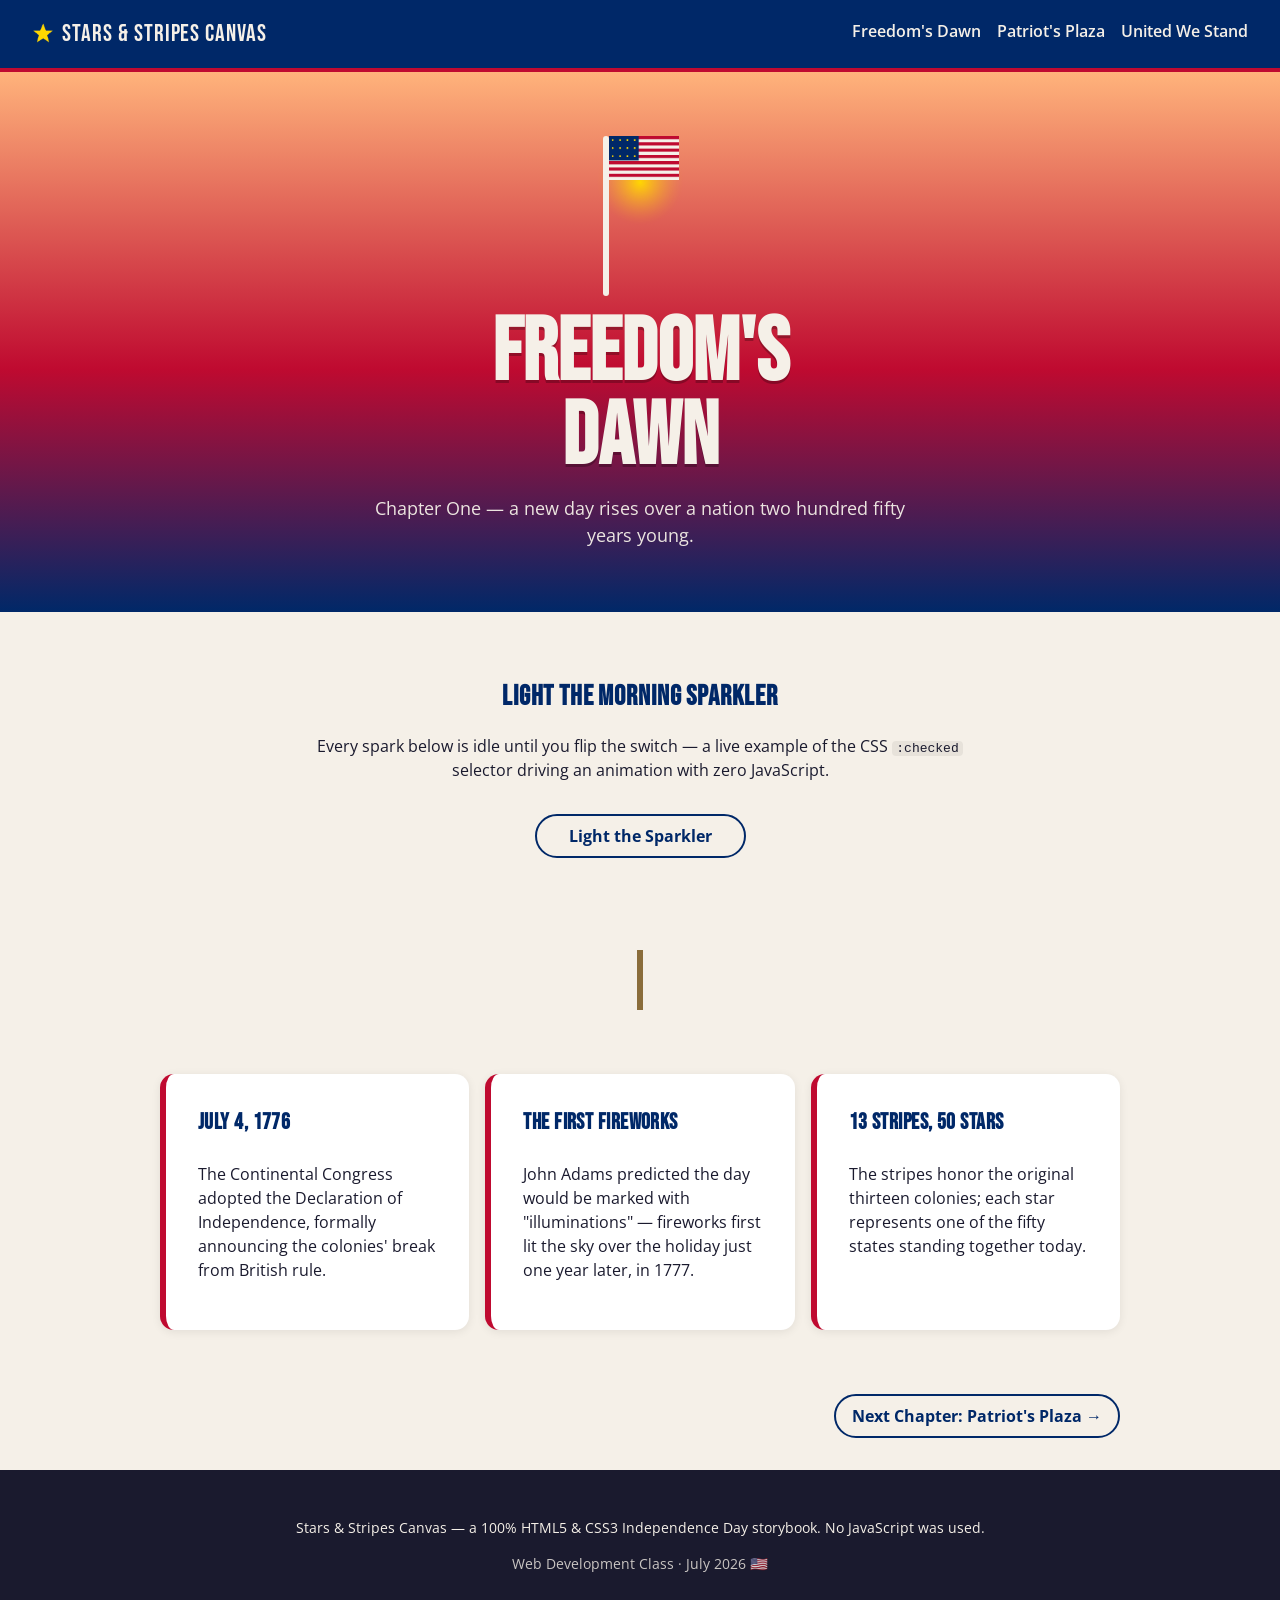
<file: files/index.html>
<!DOCTYPE html>
<html lang="en">
<head>
<meta charset="UTF-8">
<meta name="viewport" content="width=device-width, initial-scale=1.0">
<title>Stars &amp; Stripes Canvas — A 4th of July Storybook</title>
<meta name="description" content="A CSS-only, three-chapter Independence Day storybook: Freedom's Dawn, Patriot's Plaza, and United We Stand.">
<link rel="preconnect" href="https://fonts.googleapis.com">
<link rel="preconnect" href="https://fonts.gstatic.com" crossorigin>
<link href="https://fonts.googleapis.com/css2?family=Bebas+Neue&family=Open+Sans:wght@400;600;700&display=swap" rel="stylesheet">
<link rel="stylesheet" href="stars-and-stripes.css">
</head>
<body>

<!-- Lets keyboard users jump past the nav straight into the story -->
<a class="skip-link" href="#main">Skip to storybook</a>

<header class="site-header">
  <p class="logo"><span class="logo-star" aria-hidden="true"></span>Stars &amp; Stripes Canvas</p>
  <!-- These three links are the only "routes" in the app; :target on the matching <section> below does the page switch -->
  <nav class="site-nav" aria-label="Storybook chapters">
    <a href="#page1">Freedom's Dawn</a>
    <a href="#page2">Patriot's Plaza</a>
    <a href="#page3">United We Stand</a>
  </nav>
</header>

<main id="main" class="storybook">

  <!-- CHAPTER 1 -->
  <section id="page1" class="page" aria-labelledby="page1-title">

    <div class="hero hero--dawn">
      <div class="sky" aria-hidden="true">
        <span class="sun"></span>
      </div>

      <!-- The flagpole/flag is pure CSS: stripes come from repeating-linear-gradient, stars from a radial-gradient grid -->
      <div class="flagpole" aria-hidden="true">
        <div class="pole"></div>
        <div class="flag"></div>
      </div>

      <h1 id="page1-title" class="hero-title">Freedom's<br>Dawn</h1>
      <p class="hero-sub">Chapter One — a new day rises over a nation two hundred fifty years young.</p>
    </div>

    <section class="interactive-block" aria-label="Sparkler demo">
      <h2 class="block-title">Light the Morning Sparkler</h2>
      <p class="block-copy">Every spark below is idle until you flip the switch — a live example of the CSS <code>:checked</code> selector driving an animation with zero JavaScript.</p>

      <!-- Hidden checkbox + label is the classic CSS-only toggle: no JS needed to hold "on/off" state -->
      <input type="checkbox" id="sparkler-toggle" class="visually-hidden-input">
      <label for="sparkler-toggle" class="toggle-btn">Light the Sparkler</label>

      <div class="sparkler-stage" aria-hidden="true">
        <span class="stick"></span>
        <!-- Each spark has its own animation-delay so they don't all pop in lockstep -->
        <span class="spark sp1"></span>
        <span class="spark sp2"></span>
        <span class="spark sp3"></span>
        <span class="spark sp4"></span>
      </div>
    </section>

    <section class="card-grid" aria-label="Independence Day facts">
      <article class="card">
        <h3>July 4, 1776</h3>
        <p>The Continental Congress adopted the Declaration of Independence, formally announcing the colonies' break from British rule.</p>
      </article>
      <article class="card">
        <h3>The First Fireworks</h3>
        <p>John Adams predicted the day would be marked with "illuminations" — fireworks first lit the sky over the holiday just one year later, in 1777.</p>
      </article>
      <article class="card">
        <h3>13 Stripes, 50 Stars</h3>
        <p>The stripes honor the original thirteen colonies; each star represents one of the fifty states standing together today.</p>
      </article>
    </section>

    <nav class="page-nav" aria-label="Chapter navigation">
      <span></span>
      <a href="#page2" class="next-link">Next Chapter: Patriot's Plaza →</a>
    </nav>
  </section>

  <!-- CHAPTER 2 -->
  <section id="page2" class="page" aria-labelledby="page2-title">

    <div class="hero hero--plaza">
      <h1 id="page2-title" class="hero-title">Patriot's<br>Plaza</h1>
      <p class="hero-sub">Chapter Two — Main Street comes alive with a parade two blocks long.</p>

      <div class="parade-lane" aria-hidden="true">
        <!-- translateX-only motion keeps this on the GPU compositor thread, so it stays smooth even on modest phones -->
        <span class="float-emoji marcher">🥁</span>
        <span class="float-emoji flagbearer">🚩</span>
      </div>
    </div>

    <section class="interactive-block" aria-label="Choose a float">
      <h2 class="block-title">Pick a Float to Follow</h2>
      <p class="block-copy">Radio inputs hold three mutually-exclusive states with <code>:checked</code> — no script decides which panel shows, the browser does.</p>

      <div class="float-picker">
        <input type="radio" name="float" id="float-1" class="visually-hidden-input" checked>
        <label for="float-1" class="pill-btn">Marching Band</label>
        <input type="radio" name="float" id="float-2" class="visually-hidden-input">
        <label for="float-2" class="pill-btn">Color Guard</label>
        <input type="radio" name="float" id="float-3" class="visually-hidden-input">
        <label for="float-3" class="pill-btn">Candy Float</label>

        <div class="float-panels">
          <p class="panel panel-1">The brass section leads the whole procession, trading a marching cadence for "Yankee Doodle" every other block.</p>
          <p class="panel panel-2">Veterans carry the colors at a measured, unhurried pace — the crowd quiets a little as the flag passes.</p>
          <p class="panel panel-3">A trailer wrapped in red-white-and-blue bunting tosses candy to kids lined up along the curb.</p>
        </div>
      </div>
    </section>

    <section class="card-grid" aria-label="Parade features">
      <article class="card">
        <h3>Baton Twirlers</h3>
        <p>Spinning silver batons catch the afternoon sun as twirlers step in time with the drumline.</p>
      </article>
      <article class="card">
        <h3>Police Escort</h3>
        <p>Motorcycles idle at the front of the route, clearing the way block by block.</p>
      </article>
      <article class="card">
        <h3>Sidewalk Crowd</h3>
        <p>Lawn chairs and coolers line Main Street hours before the first float ever turns the corner.</p>
      </article>
    </section>

    <nav class="page-nav" aria-label="Chapter navigation">
      <a href="#page1" class="prev-link">← Freedom's Dawn</a>
      <a href="#page3" class="next-link">Next Chapter: United We Stand →</a>
    </nav>
  </section>

  <!-- CHAPTER 3 -->
  <section id="page3" class="page" aria-labelledby="page3-title">

    <div class="hero hero--night">
      <div class="stars-field" aria-hidden="true">
        <!-- Two twinkling stars share one keyframe but stagger via animation-delay -->
        <span class="twinkle t1"></span><span class="twinkle t2"></span>
      </div>

      <h1 id="page3-title" class="hero-title">United We<br>Stand</h1>
      <p class="hero-sub">Chapter Three — the harbor holds its breath before the finale.</p>
    </div>

    <section class="interactive-block" aria-label="Fireworks launcher">
      <h2 class="block-title">Launch the Finale</h2>
      <p class="block-copy">Flip the switch to send a rocket up and let it bloom — the launch and the burst are timed entirely with <code>animation-delay</code>, no script is tracking the countdown.</p>

      <input type="checkbox" id="firework-toggle" class="visually-hidden-input">
      <label for="firework-toggle" class="toggle-btn">Launch Fireworks</label>

      <div class="firework-stage" aria-hidden="true">
        <span class="rocket"></span>
        <span class="burst"></span>
      </div>
    </section>

    <section class="card-grid" aria-label="Closing thoughts">
      <article class="card card--wide">
        <h3>Two Hundred Fifty Years On</h3>
        <p>From a quiet dawn to a crowded Main Street to a sky full of light, the day ends the way it began: together. Thanks for reading Stars &amp; Stripes Canvas.</p>
      </article>
    </section>

    <nav class="page-nav" aria-label="Chapter navigation">
      <a href="#page2" class="prev-link">← Patriot's Plaza</a>
      <a href="#page1" class="next-link">Read Again From the Start ↻</a>
    </nav>
  </section>

</main>

<footer class="site-footer">
  <p>Stars &amp; Stripes Canvas — a 100% HTML5 &amp; CSS3 Independence Day storybook. No JavaScript was used.</p>
  <p class="credit">Web Development Class · July 2026 <span aria-hidden="true">🇺🇸</span></p>
</footer>

</body>
</html>
</file>
<file: files/stars-and-stripes.css>
/* Core palette from the assignment brief, plus two tonal extensions (dawn/harbor) derived from it for the sky gradients */
:root {
  --patriot-blue: #002868;
  --liberty-red: #bf0a30;
  --star-gold: #ffd700;
  --cannon-smoke: #1a1a2e;
  --parchment: #f5f0e8;
  --dawn-peach: #ffb37b;   /* warms the sunrise hero without adding a new unrelated hue */
  --harbor-navy: #00102b;  /* darker than cannon-smoke, used only for the night hero background */

  --space-1: 0.25rem;
  --space-2: 0.5rem;
  --space-3: 1rem;
  --space-4: 2rem;
  --space-5: 4rem;

  --font-display: "Bebas Neue", Impact, sans-serif;
  --font-body: "Open Sans", "Segoe UI", sans-serif;

  --radius: 14px;
  --ease-overshoot: cubic-bezier(0.34, 1.56, 0.64, 1); /* the "natural" bounce curve used across the storybook */
}

/* A generous reset keeps every browser's default spacing from fighting the grid/flex layouts below */
*, *::before, *::after { box-sizing: border-box; }
body { margin: 0; }

body {
  font-family: var(--font-body);
  background: var(--parchment);
  color: var(--cannon-smoke);
  line-height: 1.5;
}

/* Visually hidden until focused, so keyboard users get an escape hatch from the sticky nav */
.skip-link {
  position: absolute;
  left: -999px;
  top: auto;
  background: var(--parchment);
  color: var(--patriot-blue);
  padding: var(--space-2) var(--space-3);
  z-index: 100;
}
.skip-link:focus {
  left: var(--space-3);
  top: var(--space-3);
}

/* Shared focus style so every interactive element (links, labels acting as buttons, radios) stays keyboard-visible */
a:focus-visible,
label:focus-within,
input:focus-visible {
  outline: 3px solid var(--star-gold);
  outline-offset: 3px;
}

.site-header {
  position: sticky; /* keeps chapter navigation reachable without scrolling back up */
  top: 0;
  z-index: 20;
  display: flex;
  flex-direction: column;
  gap: var(--space-2);
  padding: var(--space-3) var(--space-4);
  background: var(--patriot-blue);
  color: var(--parchment);
  border-bottom: 4px solid var(--liberty-red);
}

.logo {
  margin: 0;
  font-family: var(--font-display);
  font-size: 1.5rem;
  letter-spacing: 0.04em;
}
.logo-star {
  display: inline-block;
  width: 22px;
  height: 22px;
  margin-right: var(--space-2);
  vertical-align: -4px;
  background: url("images/star.png") center / contain no-repeat;
  animation: sparkle 2.4s ease-in-out infinite; /* small ambient life on the wordmark, cheap because it's transform-only */
}

.site-nav {
  display: flex;
  flex-wrap: wrap;
  gap: var(--space-3);
}
.site-nav a {
  color: var(--parchment);
  text-decoration: none;
  font-weight: 600;
  padding-bottom: var(--space-1);
  border-bottom: 2px solid transparent;
  transition: border-color 0.2s ease, color 0.2s ease; /* border/color are cheap enough here since nothing else on the page depends on this element's layout */
}
.site-nav a:hover,
.site-nav a:focus-visible {
  border-color: var(--star-gold);
  color: var(--star-gold);
}

/* This is the CSS-only router. Every .page is hidden by default; whichever one matches the URL's #hash
   becomes the browser's :target and is shown. #page1 additionally gets its own display rule so the
   storybook opens on Chapter One even before any link has been clicked (i.e. no hash present yet). */
.page { display: none; }
#page1 { display: block; }
.page:target { display: block !important; } /* !important guarantees the targeted chapter always wins over the #page1 default rule above */
.storybook:has(.page:target) #page1:not(:target) { display: none !important; } /* once ANY chapter is targeted, fall back to hiding the untargeted default */

.hero {
  position: relative;
  overflow: hidden;
  padding: var(--space-5) var(--space-4);
  text-align: center;
  color: var(--parchment);
}
.hero-title {
  font-family: var(--font-display);
  font-size: clamp(2.75rem, 9vw, 5.5rem); /* scales the display type by viewport instead of relying on separate breakpoints */
  line-height: 0.95;
  margin: 0 0 var(--space-3);
  text-shadow: 0 3px 0 rgba(0,0,0,0.25);
}
.hero-sub {
  max-width: 34rem;
  margin: 0 auto;
  font-size: 1.1rem;
  opacity: 0.95;
}

.hero--dawn {
  background: linear-gradient(180deg, var(--dawn-peach) 0%, var(--liberty-red) 55%, var(--patriot-blue) 100%);
}
.hero--plaza {
  background: linear-gradient(180deg, #4a7fc9 0%, var(--patriot-blue) 100%);
}
.hero--night {
  background: radial-gradient(ellipse at 50% 20%, var(--patriot-blue) 0%, var(--harbor-navy) 70%);
}

.sky { position: absolute; inset: 0; pointer-events: none; }
.sun {
  position: absolute;
  top: 12%;
  left: 50%;
  width: 90px;
  height: 90px;
  background: url("images/sun.png") center / contain no-repeat;
  transform: translateX(-50%);
}
.flagpole { position: relative; height: 160px; margin: 0 auto var(--space-3); width: 90px; }
.pole { position: absolute; left: 8px; bottom: 0; width: 6px; height: 100%; background: var(--parchment); border-radius: 3px; }
.flag {
  position: absolute;
  left: 14px;
  width: 70px;
  height: 44px;
  background: url("images/flag.png") center / contain no-repeat; /* stripes + canton stars now live in the asset itself */
  transform-origin: left center;
  animation: rise-and-wave 3.5s var(--ease-overshoot) forwards, wave 2.4s ease-in-out 3.5s infinite; /* rises once, then waves forever */
}
@keyframes rise-and-wave {
  from { transform: translateY(70px); }
  to   { transform: translateY(0); }
}
@keyframes wave {
  0%, 100% { transform: skewY(0deg); }
  50%      { transform: skewY(-4deg); }
}

.interactive-block {
  max-width: 46rem;
  margin: var(--space-5) auto;
  padding: 0 var(--space-4);
  text-align: center;
}
.block-title { font-family: var(--font-display); font-size: 1.75rem; letter-spacing: 0.03em; color: var(--patriot-blue); margin-bottom: var(--space-2); }
.block-copy { margin-bottom: var(--space-4); }
.block-copy code { background: rgba(0,0,0,0.06); padding: 0 var(--space-1); border-radius: 4px; }

/* Standard checkbox/radio-hack pattern: hide the native control but keep it in the accessibility tree and tab order */
.visually-hidden-input {
  position: absolute;
  width: 1px; height: 1px;
  opacity: 0;
  pointer-events: none;
}

.toggle-btn, .pill-btn {
  display: inline-block;
  cursor: pointer;
  font-weight: 700;
  padding: var(--space-2) var(--space-4);
  border-radius: 999px;
  border: 2px solid var(--patriot-blue);
  color: var(--patriot-blue);
  background: var(--parchment);
  transition: transform 0.2s var(--ease-overshoot), background 0.2s ease, color 0.2s ease; /* transform stays compositor-only even though background/color are also transitioning */
}
.toggle-btn:hover, .pill-btn:hover { transform: translateY(-2px); }
/* :checked is the state-driver required by the brief — the label's own look changes when its input is checked */
#sparkler-toggle:checked + .toggle-btn,
#firework-toggle:checked + .toggle-btn {
  background: var(--liberty-red);
  color: var(--parchment);
  border-color: var(--liberty-red);
}

.sparkler-stage { position: relative; height: 120px; margin-top: var(--space-4); }
.stick { position: absolute; left: 50%; bottom: 0; width: 6px; height: 60px; background: #8a6d3b; transform: translateX(-50%); }
.spark {
  position: absolute;
  top: 20px; left: 50%;
  width: 14px; height: 14px;
  background: url("images/star.png") center / contain no-repeat;
  opacity: 0; /* sparks stay invisible/paused until the checkbox is checked */
  animation: sparkle 0.6s ease-in-out infinite;
  animation-play-state: paused;
}
/* Each spark is nudged to a different angle with rotate + translateY so together they read as a starburst, not a single dot */
.sp1 { transform: rotate(0deg) translateY(-30px);  animation-delay: 0s; }
.sp2 { transform: rotate(90deg) translateY(-30px); animation-delay: 0.15s; }
.sp3 { transform: rotate(180deg) translateY(-30px); animation-delay: 0.3s; }
.sp4 { transform: rotate(270deg) translateY(-30px); animation-delay: 0.45s; }
/* The general sibling combinator reaches from the checkbox into the stage that follows it in the markup */
#sparkler-toggle:checked ~ .sparkler-stage .spark {
  opacity: 1;
  animation-play-state: running;
}
@keyframes sparkle {
  0%, 100% { transform: scale(1); opacity: 0.6; }
  50%      { transform: scale(1.6); opacity: 1; }
}

.card-grid {
  display: grid;
  grid-template-columns: 1fr; /* mobile-first: one column until the min-width breakpoint below */
  gap: var(--space-3);
  max-width: 64rem;
  margin: var(--space-5) auto;
  padding: 0 var(--space-4);
}
.card {
  background: #fff;
  border-radius: var(--radius);
  padding: var(--space-4);
  border-left: 6px solid var(--liberty-red);
  box-shadow: 0 2px 10px rgba(0,0,0,0.08);
  transition: transform 0.25s var(--ease-overshoot), box-shadow 0.25s ease; /* transform-driven hover lift; shadow just follows along for depth */
}
.card:hover, .card:focus-within {
  transform: translateY(-6px);
  box-shadow: 0 10px 20px rgba(0,0,0,0.14);
}
.card h3 { margin-top: 0; font-family: var(--font-display); letter-spacing: 0.02em; color: var(--patriot-blue); font-size: 1.4rem; }
.card--wide { border-left-color: var(--star-gold); }

.parade-lane { position: relative; height: 70px; margin: var(--space-4) 0; overflow: hidden; }
.float-emoji {
  position: absolute;
  top: 0;
  left: -80px;
  font-size: 2.2rem;
  animation: parade-cross 9s linear infinite; /* translateX-only crossing keeps this on the GPU compositor thread */
}
.marcher    { animation-delay: 0s; }
.flagbearer { animation-delay: 4.5s; font-size: 1.8rem; } /* offset by half the cycle so the two movers don't overlap on screen */
@keyframes parade-cross {
  from { transform: translateX(0); }
  to   { transform: translateX(calc(100vw + 160px)); }
}

.float-picker { max-width: 36rem; margin: 0 auto; }
.pill-btn { margin: 0 var(--space-1) var(--space-3); }
.float-panels { position: relative; text-align: left; background: #fff; border-radius: var(--radius); padding: var(--space-4); min-height: 4rem; }
.panel { display: none; margin: 0; } /* only the panel matching the checked radio is shown */
#float-1:checked ~ .float-panels .panel-1,
#float-2:checked ~ .float-panels .panel-2,
#float-3:checked ~ .float-panels .panel-3 {
  display: block;
}

.stars-field { position: absolute; inset: 0; pointer-events: none; }
.twinkle {
  position: absolute;
  width: 20px; height: 20px;
  background: url("images/star.png") center / contain no-repeat;
  animation: sparkle 3s ease-in-out infinite;
}
.t1 { top: 15%; left: 20%; animation-delay: 0s; }
.t2 { top: 22%; left: 70%; animation-delay: 1.2s; }

.firework-stage { position: relative; height: 220px; margin-top: var(--space-4); }
.rocket {
  position: absolute;
  bottom: 0; left: 50%;
  width: 16px; height: 46px;
  background: url("images/rocket.png") center / contain no-repeat;
  transform: translate(-50%, 0);
  opacity: 0; /* stays invisible/paused until the launcher checkbox is checked, same pattern as the sparkler above */
  animation: launch 1.8s ease-out infinite;
  animation-play-state: paused;
}
/* burst.png stands in for the whole firework bloom: a soft radial burst image that scales up while fading out. */
.burst {
  position: absolute;
  top: 20%; left: 50%;
  width: 90px; height: 90px;
  transform: translate(-50%, -50%) scale(0);
  background: url("images/burst.png") center / contain no-repeat;
  opacity: 0;
  animation: burst 1.8s ease-out infinite;
  animation-play-state: paused;
}
#firework-toggle:checked ~ .firework-stage .rocket,
#firework-toggle:checked ~ .firework-stage .burst {
  opacity: 1;
  animation-play-state: running;
}
@keyframes launch {
  0%   { transform: translate(-50%, 0) scale(1); opacity: 1; }
  35%  { transform: translate(-50%, -150px) scale(1); opacity: 1; }
  36%  { opacity: 0; } /* rocket disappears exactly as the burst keyframe below begins, simulating the moment of ignition */
  100% { opacity: 0; }
}
@keyframes burst {
  0%, 34%  { transform: translate(-50%, -50%) scale(0); opacity: 0; }
  45%      { transform: translate(-50%, -50%) scale(1); opacity: 1; }
  100%     { transform: translate(-50%, -50%) scale(1.6); opacity: 0; }
}

.page-nav {
  display: flex;
  justify-content: space-between;
  gap: var(--space-3);
  max-width: 64rem;
  margin: var(--space-5) auto var(--space-4);
  padding: 0 var(--space-4);
  flex-wrap: wrap;
}
.page-nav a {
  font-weight: 700;
  color: var(--patriot-blue);
  text-decoration: none;
  padding: var(--space-2) var(--space-3);
  border: 2px solid var(--patriot-blue);
  border-radius: 999px;
  transition: transform 0.2s var(--ease-overshoot), background 0.2s ease, color 0.2s ease;
}
.page-nav a:hover, .page-nav a:focus-visible {
  background: var(--patriot-blue);
  color: var(--parchment);
  transform: translateY(-2px);
}

.site-footer {
  text-align: center;
  padding: var(--space-4);
  background: var(--cannon-smoke);
  color: var(--parchment);
  font-size: 0.9rem;
}
.credit { opacity: 0.8; margin-top: var(--space-1); }

/* Tablet and up: nav goes horizontal alongside the logo, and card grids gain columns since there's now room */
@media (min-width: 700px) {
  .site-header {
    flex-direction: row;
    justify-content: space-between;
    align-items: center;
  }
  .card-grid { grid-template-columns: repeat(3, 1fr); }
  .card--wide { grid-column: 1 / -1; }
  .float-picker { text-align: center; }
}

/* This is the accessibility requirement from the brief: anyone with prefers-reduced-motion set gets a static page */
@media (prefers-reduced-motion: reduce) {
  * {
    animation-duration: 0.01ms !important;
    animation-iteration-count: 1 !important;
    transition: none !important;
  }
}
</file>
